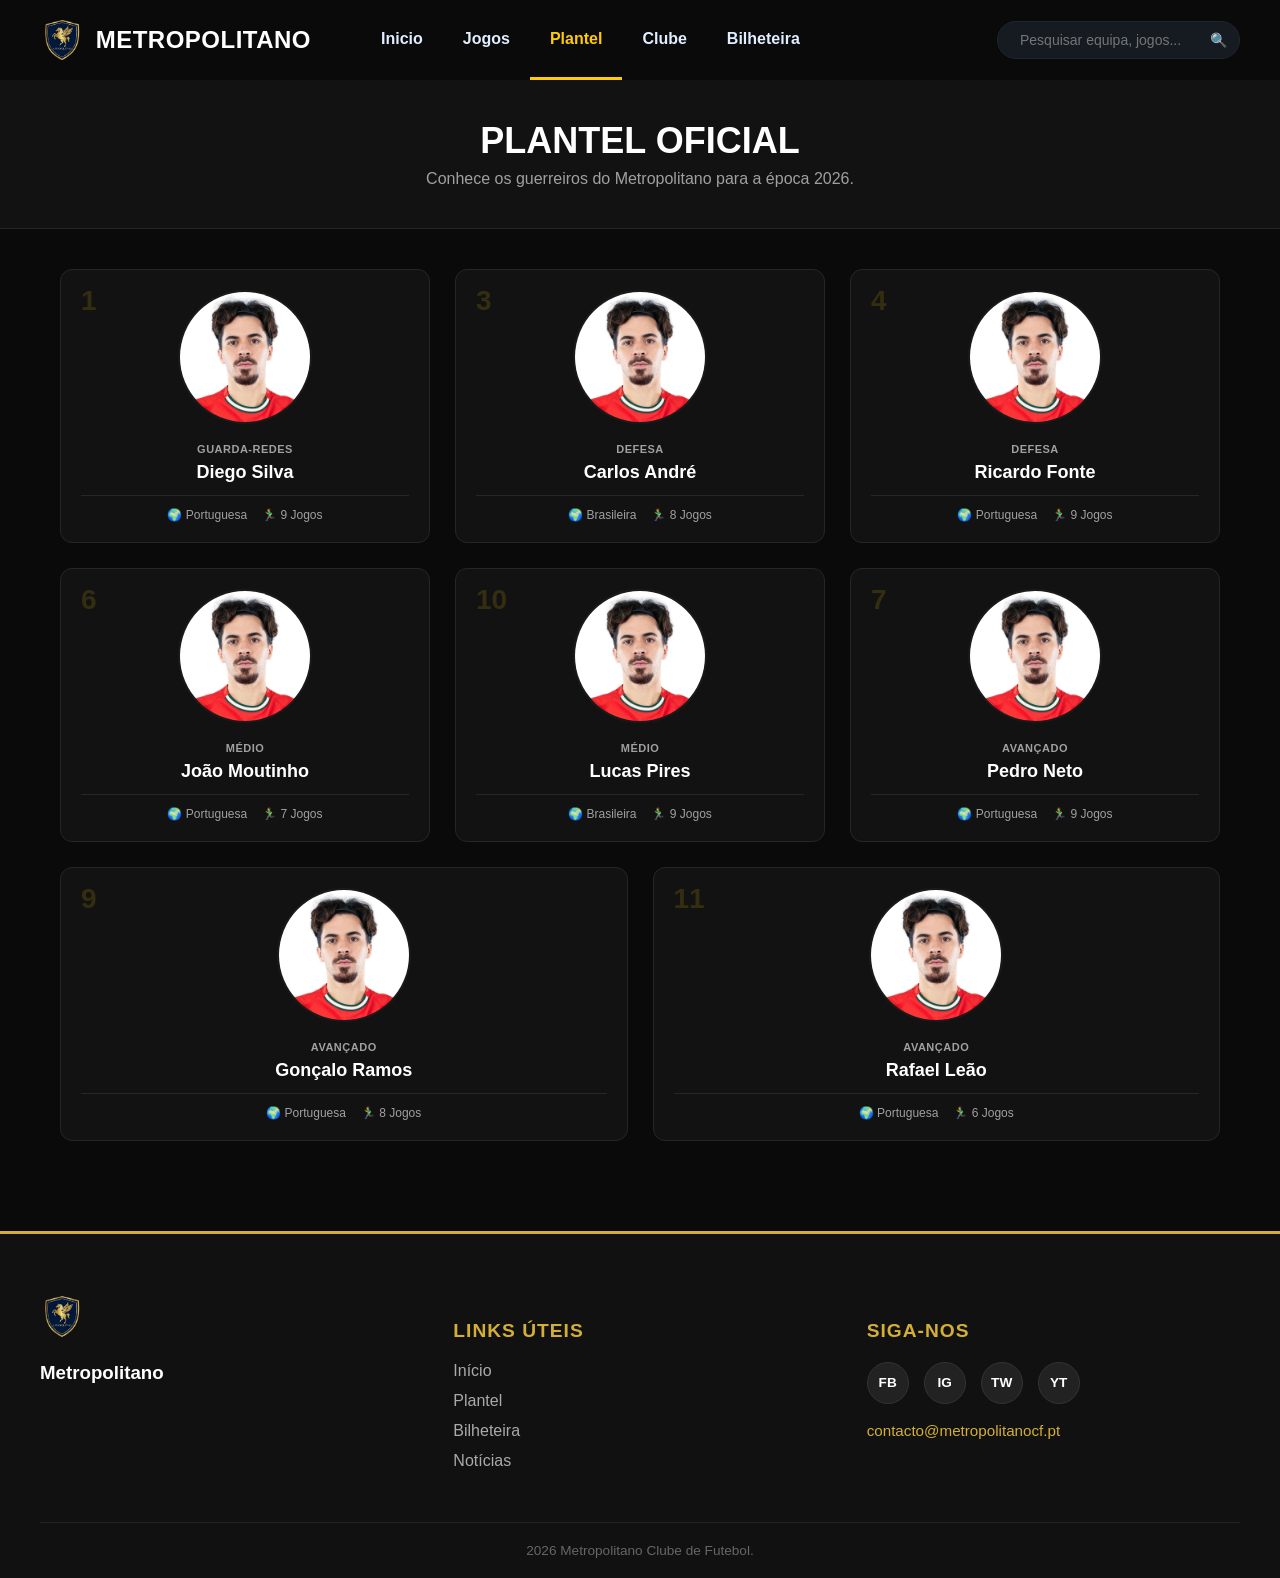
<file: plantel.html>
<!DOCTYPE html>
<html lang="pt">
<head>
    <meta charset="UTF-8">
    <meta name="viewport" content="width=device-width, initial-scale=1.0">
    <title>Plantel - Metropolitano</title>
    <link rel="stylesheet" href="css/style.css">
</head>
<body>

    <div id="navbar-placeholder"></div>

    <main class="main-content">
        <section class="page-header">
            <h1>Plantel Oficial</h1>
            <p>Conhece os guerreiros do Metropolitano para a época 2026.</p>
        </section>

        <div class="roster-container" id="roster-grid"></div>
    </main>

    <footer class="main-footer"></footer>

    <script src="js/navbar.js"></script>
    <script src="js/footer.js"></script>
    <script src="js/plantel.js"></script> 
</body>
</html>
</file>
<file: css/style.css>
/* ==========================================================================
   1. VARIÁVEIS E CONFIGURAÇÕES GLOBAIS (Visual Total Black)
   ========================================================================== */
:root {
    --bg-main: #0a0a0a;   /* Preto profundo de fundo */
    --bg-card: #121212;   /* Preto ligeiramente mais claro para destacar os cartões */
    --bg-widget: #1a1a1a; /* Cinza grafite para os elementos internos */
    --gold: #ffcc00;      /* O dourado vivo do Metropolitano */
    --text-gray: #a0a0a0; /* Cinza claro para leitura perfeita sobre o preto */
    --border-color: #262626; /* Linhas de divisão subtis */
}

html, body {
    height: 100%;
    margin: 0;
    padding: 0;
    font-family: -apple-system, BlinkMacSystemFont, "Segoe UI", Roboto, sans-serif;
    background-color: var(--bg-main);
    color: #ffffff;
    display: flex;
    flex-direction: column;
}

.main-content { flex: 1; }
a { text-decoration: none; }

/* ==========================================================================
   2. ELEMENTOS DA PÁGINA (INDEX)
   ========================================================================== */

/* Hero Banner */
.hero-section {
    /* Ajustado o gradiente para fundir perfeitamente com o fundo preto puro */
    background: linear-gradient(rgba(10, 10, 10, 0.5), rgba(10, 10, 10, 0.95)), 
                url('../assets/hero-bg.jpg') no-repeat center center/cover;
    height: 350px;
    display: flex;
    flex-direction: column;
    align-items: center;
    justify-content: center;
    text-align: center;
    padding: 0 20px;
}

.hero-text h1 {
    font-size: 42px;
    text-transform: uppercase;
    margin: 0 0 10px 0;
    letter-spacing: 1px;
}

.hero-text p {
    color: var(--text-gray);
    font-size: 18px;
    margin: 0 0 25px 0;
    max-width: 600px;
}

/* Botões */
.btn-gold {
    background-color: var(--gold);
    color: var(--bg-main);
    padding: 12px 28px;
    font-weight: 700;
    text-transform: uppercase;
    font-size: 13px;
    border-radius: 6px;
    transition: 0.2s ease-in-out;
}

.btn-gold:hover {
    background-color: #ffe066;
    transform: translateY(-2px);
}

/* Grelha e Cartões */
.home-grid {
    display: flex;
    max-width: 1200px;
    margin: 40px auto;
    padding: 0 20px;
    gap: 30px;
}

.home-card {
    background-color: var(--bg-card);
    flex: 1;
    padding: 30px;
    border-radius: 12px;
    border: 1px solid var(--border-color);
}

.home-card h2 {
    font-size: 22px;
    text-transform: uppercase;
    margin: 0 0 20px 0;
    padding-bottom: 8px;
    border-bottom: 2px solid var(--gold);
}

/* Widget de Jogo */
.match-widget {
    display: flex;
    justify-content: space-around;
    align-items: center;
    background-color: var(--bg-widget);
    padding: 20px;
    border-radius: 8px;
    margin-bottom: 20px;
    border: 1px solid var(--border-color);
}

.team {
    display: flex;
    flex-direction: column;
    align-items: center;
    font-weight: 700;
}

.team-shield {
    width: 50px;
    height: 50px;
    border: 2px solid var(--gold);
    border-radius: 50%;
    display: flex;
    align-items: center;
    justify-content: center;
    font-size: 20px;
    color: var(--gold);
    margin-bottom: 8px;
    background-color: rgba(255, 204, 0, 0.05);
}

.team-shield.rival {
    border-color: #404040;
    color: var(--text-gray);
    background-color: transparent;
}

.vs {
    color: #f85149;
    font-weight: 900;
    font-size: 20px;
}

.match-info p {
    color: var(--text-gray);
    margin: 0 0 8px 0;
}

.btn-ticket {
    border: 1px solid var(--gold);
    color: var(--gold);
    padding: 8px 20px;
    border-radius: 6px;
    font-weight: 600;
    transition: 0.2s;
}

.btn-ticket:hover {
    background-color: var(--gold);
    color: var(--bg-main);
}

/* Notícias */
.news-item {
    border-bottom: 1px solid var(--border-color);
    padding-bottom: 15px;
    margin-bottom: 15px;
}

.news-item:last-child { border: none; }

.news-date {
    color: var(--gold);
    font-size: 12px;
    font-weight: 700;
}

.news-item h3 {
    font-size: 17px;
    margin: 5px 0;
}

.news-item p {
    color: var(--text-gray);
    font-size: 14px;
    line-height: 1.5;
    margin: 0;
}

/* Imagens dos Escudos */
.shield-img {
    width: 100%;
    height: 100%;
    object-fit: contain;
    border-radius: 50%;
    padding: 4px;
    box-sizing: border-box;
}

/* ==========================================================================
   3. RESPONSIVIDADE
   ========================================================================== */
@media (max-width: 768px) {
    .home-grid { flex-direction: column; margin: 20px auto; gap: 20px; }
    .hero-text h1 { font-size: 32px; }
}
</file>
